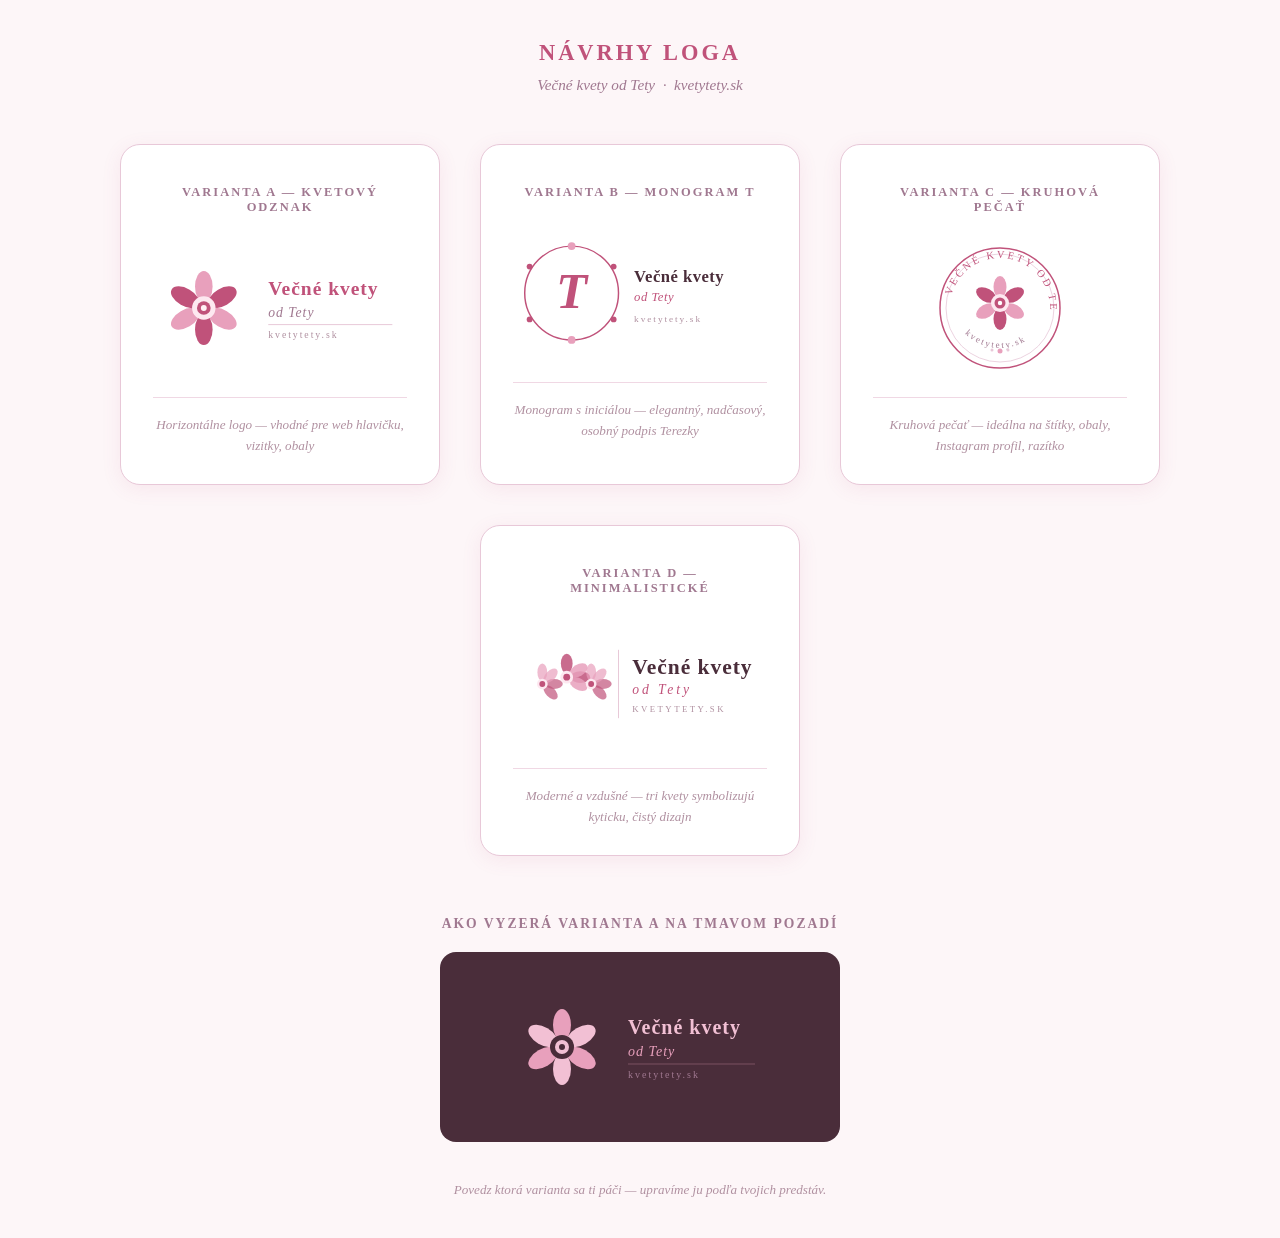
<file: logo-navrhy.html>
<!DOCTYPE html>
<html lang="sk">
<head>
  <meta charset="UTF-8" />
  <meta name="viewport" content="width=device-width, initial-scale=1.0" />
  <title>Návrhy loga – Večné kvety od Tety</title>
  <style>
    * { margin: 0; padding: 0; box-sizing: border-box; }
    body {
      font-family: 'Georgia', serif;
      background: #fdf6f8;
      color: #4a2d3a;
      padding: 40px 20px;
    }
    h1 {
      text-align: center;
      color: #c0527a;
      font-size: 1.4rem;
      letter-spacing: 3px;
      text-transform: uppercase;
      margin-bottom: 10px;
    }
    .subtitle {
      text-align: center;
      color: #a07890;
      font-style: italic;
      margin-bottom: 50px;
      font-size: 0.95rem;
    }
    .logos {
      display: flex;
      flex-wrap: wrap;
      gap: 40px;
      justify-content: center;
      max-width: 1100px;
      margin: 0 auto;
    }
    .logo-card {
      background: #fff;
      border: 1px solid #e8c8d8;
      border-radius: 20px;
      padding: 40px 32px 28px;
      text-align: center;
      box-shadow: 0 4px 20px rgba(192,82,122,0.09);
      min-width: 280px;
      max-width: 320px;
      flex: 1;
    }
    .logo-card h2 {
      font-size: 0.78rem;
      letter-spacing: 2px;
      text-transform: uppercase;
      color: #a07890;
      margin-bottom: 28px;
    }
    .logo-card .preview {
      display: flex;
      align-items: center;
      justify-content: center;
      min-height: 120px;
      margin-bottom: 24px;
    }
    .logo-card .note {
      font-size: 0.82rem;
      color: #b090a0;
      font-style: italic;
      line-height: 1.6;
      border-top: 1px solid #f0d8e4;
      padding-top: 16px;
    }

    /* Dark background preview */
    .dark-bg {
      background: #4a2d3a;
      border-radius: 14px;
      padding: 24px 20px;
    }
  </style>
</head>
<body>

<h1>Návrhy loga</h1>
<p class="subtitle">Večné kvety od Tety &nbsp;·&nbsp; kvetytety.sk</p>

<div class="logos">

  <!-- ══ LOGO 1: Kvetový odznak ══════════════════════════════════════════ -->
  <div class="logo-card">
    <h2>Varianta A — Kvetový odznak</h2>
    <div class="preview">
      <svg xmlns="http://www.w3.org/2000/svg" viewBox="0 0 260 130" width="260" height="130">
        <!-- Ikona kvetu -->
        <g transform="translate(52,65)">
          <ellipse cx="0" cy="-22" rx="9" ry="16" fill="#e8a0bc" transform="rotate(0)"/>
          <ellipse cx="0" cy="-22" rx="9" ry="16" fill="#c0527a" transform="rotate(60)"/>
          <ellipse cx="0" cy="-22" rx="9" ry="16" fill="#e8a0bc" transform="rotate(120)"/>
          <ellipse cx="0" cy="-22" rx="9" ry="16" fill="#c0527a" transform="rotate(180)"/>
          <ellipse cx="0" cy="-22" rx="9" ry="16" fill="#e8a0bc" transform="rotate(240)"/>
          <ellipse cx="0" cy="-22" rx="9" ry="16" fill="#c0527a" transform="rotate(300)"/>
          <circle cx="0" cy="0" r="12" fill="#fde8f0"/>
          <circle cx="0" cy="0" r="7" fill="#c0527a"/>
          <circle cx="0" cy="0" r="3" fill="#fff0f5"/>
        </g>
        <!-- Text -->
        <text x="118" y="52" font-family="Georgia, serif" font-size="20" font-weight="bold"
              fill="#c0527a" letter-spacing="1">Večné kvety</text>
        <text x="118" y="74" font-family="Georgia, serif" font-size="14" font-style="italic"
              fill="#a07890" letter-spacing="1">od Tety</text>
        <line x1="118" y1="82" x2="245" y2="82" stroke="#e8c8d8" stroke-width="1"/>
        <text x="118" y="96" font-family="Georgia, serif" font-size="10"
              fill="#b090a0" letter-spacing="2">kvetytety.sk</text>
      </svg>
    </div>
    <p class="note">Horizontálne logo — vhodné pre web hlavičku, vizitky, obaly</p>
  </div>

  <!-- ══ LOGO 2: Monogram T ═════════════════════════════════════════════= -->
  <div class="logo-card">
    <h2>Varianta B — Monogram T</h2>
    <div class="preview">
      <svg xmlns="http://www.w3.org/2000/svg" viewBox="0 0 260 130" width="260" height="130">
        <!-- Kruh -->
        <circle cx="60" cy="65" r="48" fill="none" stroke="#c0527a" stroke-width="1.5"/>
        <!-- Malé kvetinky na kruhu -->
        <circle cx="60" cy="17" r="4" fill="#e8a0bc"/>
        <circle cx="103" cy="38" r="3" fill="#c0527a"/>
        <circle cx="103" cy="92" r="3" fill="#c0527a"/>
        <circle cx="60" cy="113" r="4" fill="#e8a0bc"/>
        <circle cx="17" cy="92" r="3" fill="#c0527a"/>
        <circle cx="17" cy="38" r="3" fill="#c0527a"/>
        <!-- Písmeno T -->
        <text x="60" y="80" font-family="Georgia, serif" font-size="52" font-weight="bold"
              fill="#c0527a" text-anchor="middle" font-style="italic">T</text>
        <!-- Text vedľa -->
        <text x="124" y="54" font-family="Georgia, serif" font-size="17" font-weight="bold"
              fill="#4a2d3a" letter-spacing="0.5">Večné kvety</text>
        <text x="124" y="73" font-family="Georgia, serif" font-size="13" font-style="italic"
              fill="#c0527a" letter-spacing="0.5">od Tety</text>
        <text x="124" y="95" font-family="Georgia, serif" font-size="9.5"
              fill="#b090a0" letter-spacing="2">kvetytety.sk</text>
      </svg>
    </div>
    <p class="note">Monogram s iniciálou — elegantný, nadčasový, osobný podpis Terezky</p>
  </div>

  <!-- ══ LOGO 3: Vertikálne / Pečať ════════════════════════════════════== -->
  <div class="logo-card">
    <h2>Varianta C — Kruhová pečať</h2>
    <div class="preview">
      <svg xmlns="http://www.w3.org/2000/svg" viewBox="0 0 130 130" width="130" height="130">
        <!-- Vonkajší kruh -->
        <circle cx="65" cy="65" r="60" fill="none" stroke="#c0527a" stroke-width="1.5"/>
        <circle cx="65" cy="65" r="54" fill="none" stroke="#e8c8d8" stroke-width="0.8"/>
        <!-- Text po kruhu hore (SVG path text) -->
        <defs>
          <path id="topArc" d="M 15,65 A 50,50 0 0,1 115,65"/>
          <path id="bottomArc" d="M 18,72 A 50,50 0 0,0 112,72"/>
        </defs>
        <text font-family="Georgia, serif" font-size="10.5" fill="#c0527a" letter-spacing="2.5">
          <textPath href="#topArc" startOffset="8%">VEČNÉ KVETY OD TETY</textPath>
        </text>
        <text font-family="Georgia, serif" font-size="9" fill="#a07890" letter-spacing="2">
          <textPath href="#bottomArc" startOffset="18%">kvetytety.sk</textPath>
        </text>
        <!-- Kvet v strede -->
        <g transform="translate(65,60)">
          <ellipse cx="0" cy="-16" rx="6.5" ry="11" fill="#e8a0bc" transform="rotate(0)"/>
          <ellipse cx="0" cy="-16" rx="6.5" ry="11" fill="#c0527a" transform="rotate(60)"/>
          <ellipse cx="0" cy="-16" rx="6.5" ry="11" fill="#e8a0bc" transform="rotate(120)"/>
          <ellipse cx="0" cy="-16" rx="6.5" ry="11" fill="#c0527a" transform="rotate(180)"/>
          <ellipse cx="0" cy="-16" rx="6.5" ry="11" fill="#e8a0bc" transform="rotate(240)"/>
          <ellipse cx="0" cy="-16" rx="6.5" ry="11" fill="#c0527a" transform="rotate(300)"/>
          <circle cx="0" cy="0" r="9" fill="#fde8f0"/>
          <circle cx="0" cy="0" r="5.5" fill="#c0527a"/>
          <circle cx="0" cy="0" r="2.2" fill="#fff"/>
        </g>
        <!-- Dekoratívne bodky -->
        <circle cx="65" cy="108" r="2.5" fill="#e8a0bc"/>
        <circle cx="57" cy="107" r="1.5" fill="#e8c8d8"/>
        <circle cx="73" cy="107" r="1.5" fill="#e8c8d8"/>
      </svg>
    </div>
    <p class="note">Kruhová pečať — ideálna na štítky, obaly, Instagram profil, razítko</p>
  </div>

  <!-- ══ LOGO 4: Minimalistické ════════════════════════════════════════== -->
  <div class="logo-card">
    <h2>Varianta D — Minimalistické</h2>
    <div class="preview">
      <svg xmlns="http://www.w3.org/2000/svg" viewBox="0 0 260 110" width="260" height="110">
        <!-- Tri jednoduché kvety -->
        <g transform="translate(30,55)">
          <!-- kvet 1 -->
          <ellipse cx="0" cy="-12" rx="5" ry="9" fill="#e8a0bc" opacity="0.7"/>
          <ellipse cx="0" cy="-12" rx="5" ry="9" fill="#c0527a" opacity="0.7" transform="rotate(90)"/>
          <ellipse cx="0" cy="-12" rx="5" ry="9" fill="#e8a0bc" opacity="0.7" transform="rotate(45)"/>
          <ellipse cx="0" cy="-12" rx="5" ry="9" fill="#c0527a" opacity="0.7" transform="rotate(135)"/>
          <circle cx="0" cy="0" r="5.5" fill="#fde8f0"/>
          <circle cx="0" cy="0" r="3" fill="#c0527a"/>
        </g>
        <g transform="translate(55,48)">
          <ellipse cx="0" cy="-14" rx="6" ry="10" fill="#c0527a" opacity="0.85"/>
          <ellipse cx="0" cy="-14" rx="6" ry="10" fill="#c0527a" opacity="0.85" transform="rotate(90)"/>
          <ellipse cx="0" cy="-14" rx="6" ry="10" fill="#e8a0bc" opacity="0.85" transform="rotate(60)"/>
          <ellipse cx="0" cy="-14" rx="6" ry="10" fill="#e8a0bc" opacity="0.85" transform="rotate(120)"/>
          <circle cx="0" cy="0" r="6.5" fill="#fde8f0"/>
          <circle cx="0" cy="0" r="3.5" fill="#c0527a"/>
        </g>
        <g transform="translate(80,55)">
          <ellipse cx="0" cy="-12" rx="5" ry="9" fill="#e8a0bc" opacity="0.7"/>
          <ellipse cx="0" cy="-12" rx="5" ry="9" fill="#c0527a" opacity="0.7" transform="rotate(90)"/>
          <ellipse cx="0" cy="-12" rx="5" ry="9" fill="#e8a0bc" opacity="0.7" transform="rotate(45)"/>
          <ellipse cx="0" cy="-12" rx="5" ry="9" fill="#c0527a" opacity="0.7" transform="rotate(135)"/>
          <circle cx="0" cy="0" r="5.5" fill="#fde8f0"/>
          <circle cx="0" cy="0" r="3" fill="#c0527a"/>
        </g>
        <!-- Tenká čiara -->
        <line x1="108" y1="20" x2="108" y2="90" stroke="#e8c8d8" stroke-width="1"/>
        <!-- Texty -->
        <text x="122" y="45" font-family="Georgia, serif" font-size="22"
              fill="#4a2d3a" letter-spacing="1" font-weight="bold">Večné kvety</text>
        <text x="122" y="65" font-family="Georgia, serif" font-size="14"
              fill="#c0527a" letter-spacing="3" font-style="italic">od Tety</text>
        <text x="122" y="84" font-family="Georgia, serif" font-size="9"
              fill="#b090a0" letter-spacing="2.5">KVETYTETY.SK</text>
      </svg>
    </div>
    <p class="note">Moderné a vzdušné — tri kvety symbolizujú kyticku, čistý dizajn</p>
  </div>

</div>

<!-- Tmavé pozadie preview -->
<h2 style="text-align:center; margin:60px 0 20px; font-size:0.85rem; letter-spacing:2px; color:#a07890; text-transform:uppercase;">Ako vyzerá Varianta A na tmavom pozadí</h2>
<div style="max-width:400px; margin:0 auto; background:#4a2d3a; border-radius:16px; padding:30px; display:flex; justify-content:center;">
  <svg xmlns="http://www.w3.org/2000/svg" viewBox="0 0 260 130" width="260" height="130">
    <g transform="translate(52,65)">
      <ellipse cx="0" cy="-22" rx="9" ry="16" fill="#e8a0bc" transform="rotate(0)"/>
      <ellipse cx="0" cy="-22" rx="9" ry="16" fill="#f2c0d4" transform="rotate(60)"/>
      <ellipse cx="0" cy="-22" rx="9" ry="16" fill="#e8a0bc" transform="rotate(120)"/>
      <ellipse cx="0" cy="-22" rx="9" ry="16" fill="#f2c0d4" transform="rotate(180)"/>
      <ellipse cx="0" cy="-22" rx="9" ry="16" fill="#e8a0bc" transform="rotate(240)"/>
      <ellipse cx="0" cy="-22" rx="9" ry="16" fill="#f2c0d4" transform="rotate(300)"/>
      <circle cx="0" cy="0" r="12" fill="#4a2d3a"/>
      <circle cx="0" cy="0" r="7" fill="#f2c0d4"/>
      <circle cx="0" cy="0" r="3" fill="#4a2d3a"/>
    </g>
    <text x="118" y="52" font-family="Georgia, serif" font-size="20" font-weight="bold"
          fill="#f2c0d4" letter-spacing="1">Večné kvety</text>
    <text x="118" y="74" font-family="Georgia, serif" font-size="14" font-style="italic"
          fill="#e8a0bc" letter-spacing="1">od Tety</text>
    <line x1="118" y1="82" x2="245" y2="82" stroke="#7a5060" stroke-width="1"/>
    <text x="118" y="96" font-family="Georgia, serif" font-size="10"
          fill="#a07890" letter-spacing="2">kvetytety.sk</text>
  </svg>
</div>

<p style="text-align:center; margin-top:40px; color:#b090a0; font-size:0.82rem; font-style:italic;">
  Povedz ktorá varianta sa ti páči — upravíme ju podľa tvojich predstáv.
</p>

</body>
</html>
</file>
